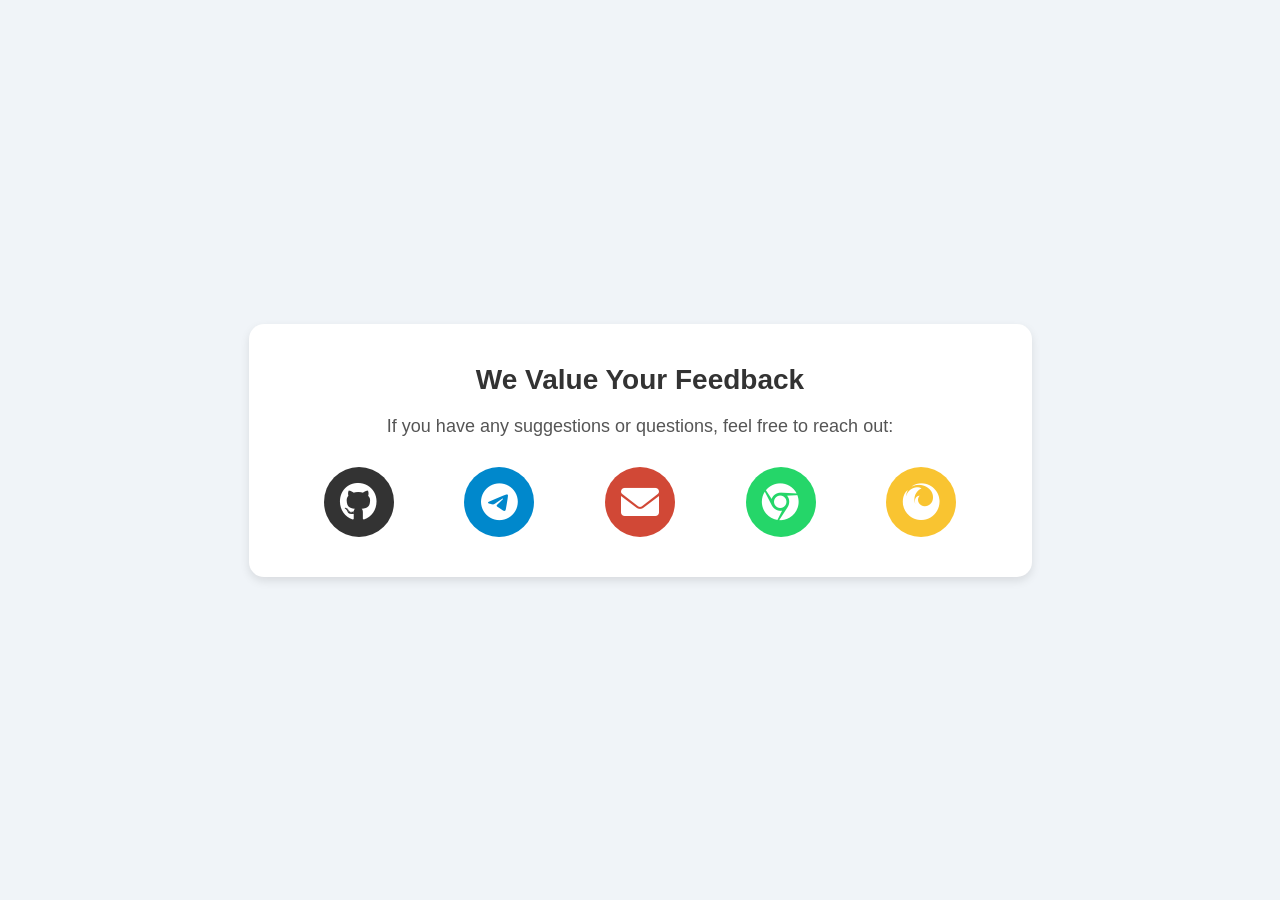
<file: feedback.html>
<!DOCTYPE html>
<html lang="en">

<head>
    <meta charset="UTF-8">
    <meta name="viewport" content="width=device-width, initial-scale=1.0">
    <title>Feedback - MaterialYouNewTab</title>
    <link href="https://cdnjs.cloudflare.com/ajax/libs/font-awesome/6.0.0-beta3/css/all.min.css" rel="stylesheet">
    <style>
        body, h1, .feedback-message {
            margin: 0;
            padding: 0;
        }

        body {
            font-family: Arial, sans-serif;
            background-color: #f0f4f8;
            display: flex;
            justify-content: center;
            align-items: center;
            height: 100vh;
            color: #333;
        }

        .container {
            background-color: #fff;
            padding: 40px;
            border-radius: 15px;
            box-shadow: 0 4px 10px rgba(0, 0, 0, 0.1);
            text-align: center;
            max-width: 703px;
            width: 100%;
        }

        h1 {
            font-size: 28px;
            margin-bottom: 20px;
        }

        .feedback-message {
            font-size: 18px;
            color: #555;
            margin-bottom: 30px;
        }

        .contact-info {
            display: flex;
            justify-content: space-around;
            align-items: center;
            flex-wrap: wrap;
        }

        .contact-info a {
            color: #fff;
            text-decoration: none;
            width: 70px;
            height: 70px;
            display: flex;
            justify-content: center;
            align-items: center;
            border-radius: 50%;
            font-size: 38px;
            transition: transform 0.3s ease;
        }

        .contact-info a:hover {
            transform: scale(1.1);
        }

        .github { background-color: #333; }
        .telegram { background-color: #0088cc; }
        .email { background-color: #d14836; }
        .chrome { background-color: #25d669; }
        .firefox { background-color: #f9c431; }

        @media (max-width: 600px) {
            .contact-info a {
                font-size: 30px;
                width: 60px;
                height: 60px;
                margin: 20px;
            }
        }

        @media (prefers-color-scheme: dark) {
            body { background-color: #181818; color: #f0f4f8; }
            .container { background-color: #2a2a2a; box-shadow: 0 4px 10px rgba(0, 0, 0, 0.3); }
            .github { background-color: #1d1d1d; }
            h1, .feedback-message { color: #f0f4f8; }
        }
    </style>
</head>

<body>
    <div class="container">
        <h1>We Value Your Feedback</h1>
        <div class="feedback-message">
            <p>If you have any suggestions or questions, feel free to reach out:</p>
        </div>
        <div class="contact-info">
            <a href="https://github.com/XengShi" target="_blank" class="github"><i class="fab fa-github"></i></a>
            <a href="https://t.me/xengshi" target="_blank" class="telegram"><i class="fab fa-telegram-plane"></i></a>
            <a href="mailto:xengshi@duck.com" target="_blank" class="email"><i class="fas fa-envelope"></i></a>
            <a href="https://chromewebstore.google.com/detail/material-you-newtab/glloabhodjfmeoccmdngmhkpmdlakfbn/reviews" target="_blank" class="chrome"><i class="fab fa-chrome"></i></a>
            <a href="https://addons.mozilla.org/en-US/firefox/addon/material-you-newtab/reviews/" target="_blank" class="firefox"><i class="fab fa-firefox"></i></a>
        </div>
    </div>
</body>

</html>
</file>
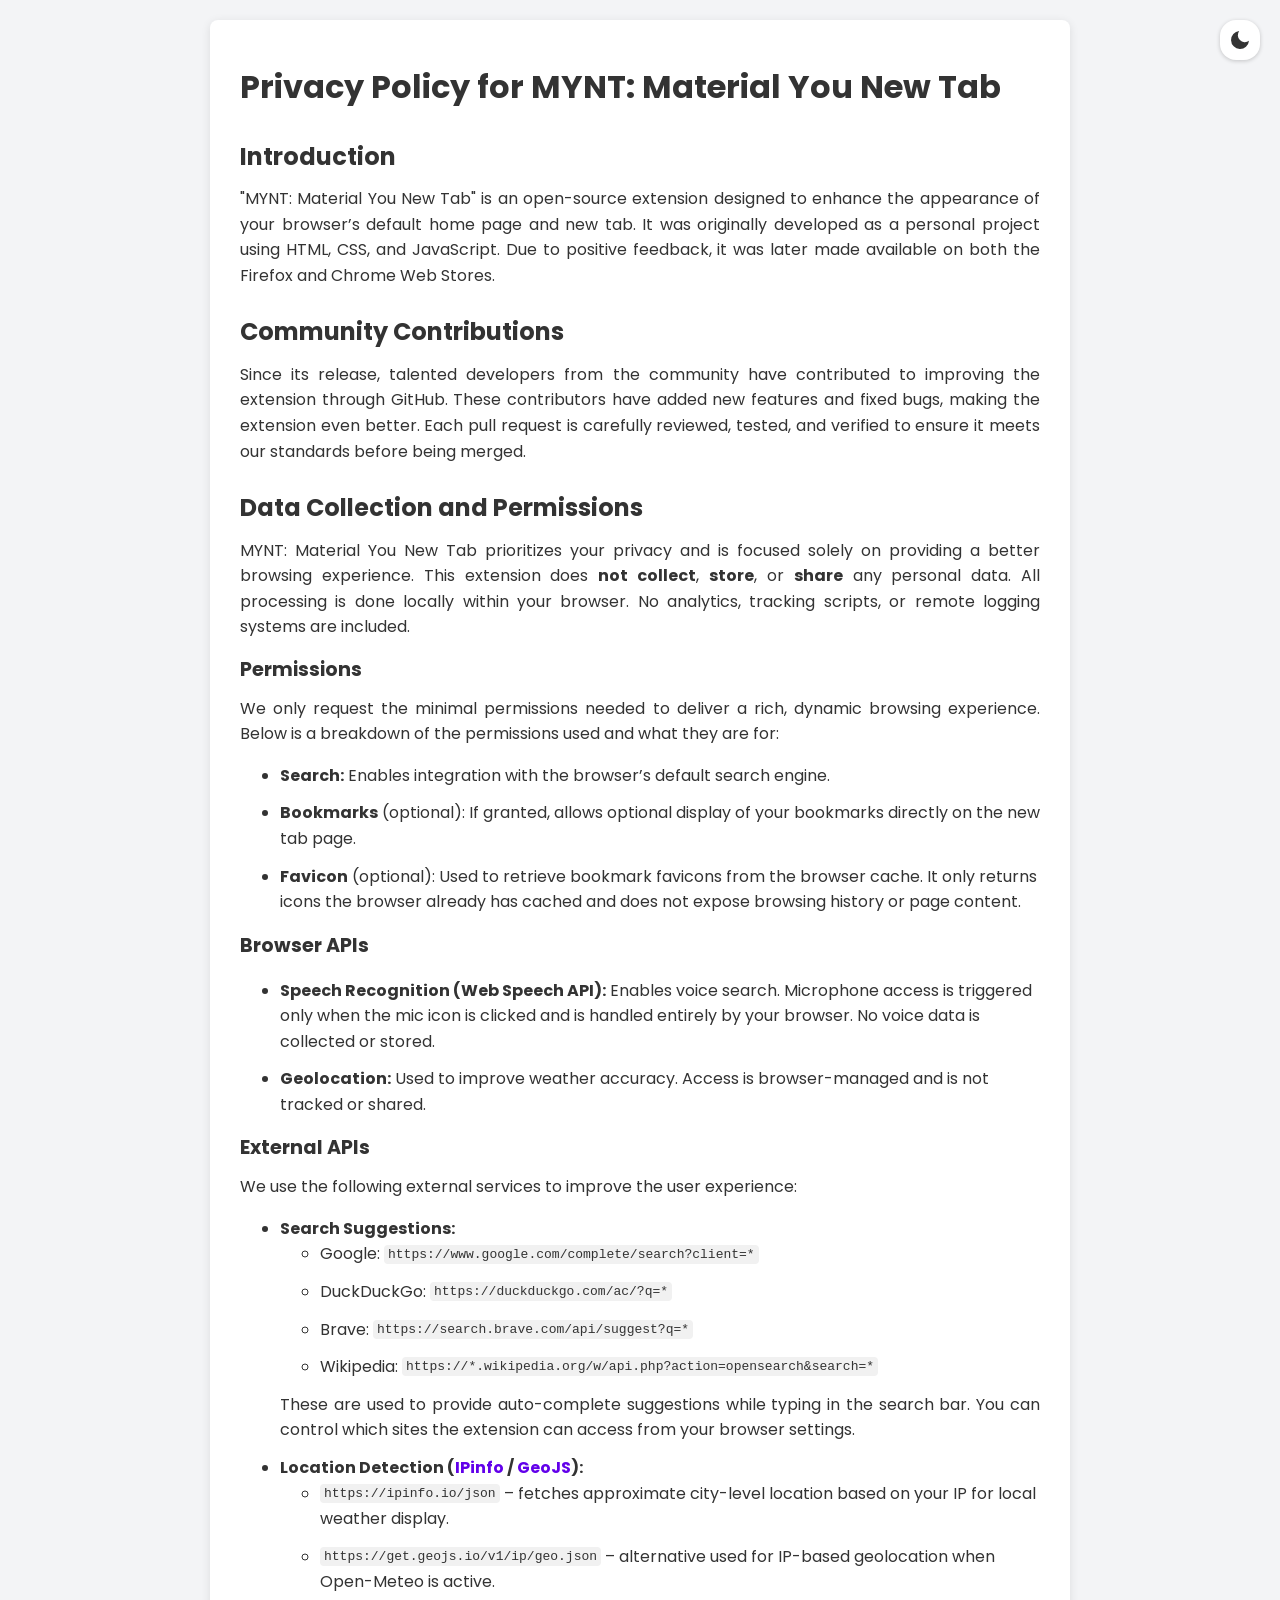
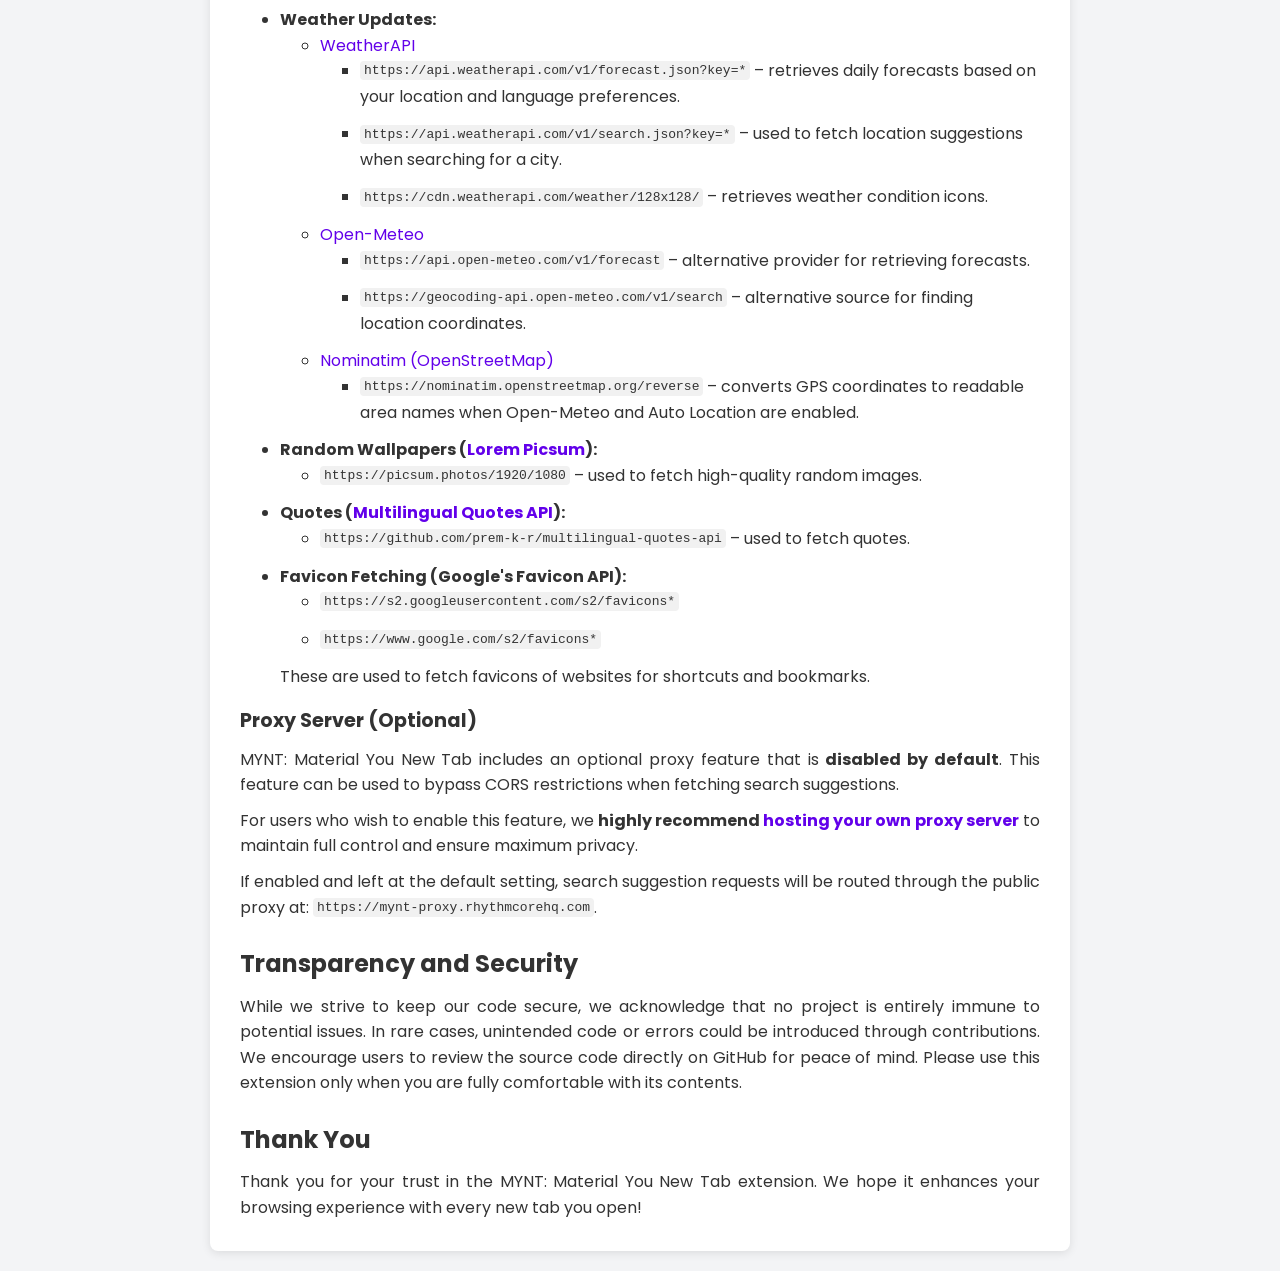
<file: privacy-policy.html>
<!DOCTYPE html>
<html lang="en">

<head>
    <meta charset="UTF-8">
    <meta name="viewport" content="width=device-width, initial-scale=1.0">
    <title>Privacy Policy for MYNT</title>
    <link href="favicon/icon128.png" rel="icon">
    <link href="https://fonts.googleapis.com/css2?family=Poppins:wght@400;600&display=swap" rel="stylesheet">
    <style>
        body {
            font-family: 'Poppins', sans-serif;
            background-color: #f3f4f6;
            color: #333;
            margin: 0;
            padding: 20px;
            line-height: 1.6;
            transition: background 0.3s, color 0.3s;
        }

        .container {
            max-width: 800px;
            margin: auto;
            background: white;
            padding: 20px 30px;
            border-radius: 8px;
            box-shadow: 0 2px 10px rgba(0, 0, 0, 0.1);
            transition: background 0.3s, color 0.3s;
        }

        h1 {
            font-size: 2rem;
            margin-bottom: 10px;
        }

        h2 {
            font-size: 1.5rem;
            margin-top: 25px;
            margin-bottom: 10px;
        }

        h3 {
            font-size: 1.2rem;
            margin-top: 15px;
            margin-bottom: 5px;
        }

        p {
            margin: 10px 0;
            text-align: justify;
        }

        li {
            margin-bottom: 12px;
        }

        a {
            color: #6200ea;
            text-decoration: none;
        }

        a:hover {
            text-decoration: underline;
        }

        code {
            word-break: break-word;
            white-space: pre-wrap;
            overflow-wrap: anywhere;
            background-color: #f1f1f1;
            padding: 2px 4px;
            border-radius: 4px;
            max-width: 100%;
            vertical-align: middle;
        }

        /* Dark mode styles */
        body.dark-mode {
            background-color: #181a20;
            color: #e0e0e0;
        }

        .container.dark-mode {
            background: #23262f;
            color: #e0e0e0;
            box-shadow: 0 2px 10px rgba(0, 0, 0, 0.4);
        }

        body.dark-mode a {
            color: #bb86fc;
        }

        body.dark-mode code {
            background-color: #23262f;
            color: #bb86fc;
        }

        .dark-mode-toggle {
            position: absolute;
            top: 20px;
            right: 20px;
            background: #fff;
            color: #333;
            border: none;
            border-radius: 16px;
            padding: 8px;
            display: inline-flex;
            align-items: center;
            justify-content: center;
            font-size: 1rem;
            cursor: pointer;
            box-shadow: 0 1px 4px rgba(0, 0, 0, 0.2);
            transition: background 0.3s, color 0.3s;
            z-index: 10;
        }

        .dark-mode-toggle:hover svg {
            transform: scale(1.02);
        }

        body.dark-mode .dark-mode-toggle {
            background: #23262f;
            color: #e0e0e0;
            border: 1px solid #444;
        }
    </style>
</head>

<body>

    <button class="dark-mode-toggle" id="darkModeToggle">
        <svg width="24" height="24" viewBox="0 0 24 24" xmlns="http://www.w3.org/2000/svg">
            <path id="iconPath" d="" fill="currentColor" />
        </svg>
    </button>

    <div class="container" id="mainContainer">
        <h1>Privacy Policy for MYNT: Material You New Tab</h1>

        <h2>Introduction</h2>
        <p>"MYNT: Material You New Tab" is an open-source extension designed to enhance the appearance of your browser’s
            default home page and new tab. It was originally developed as a personal project using HTML, CSS, and
            JavaScript. Due to positive feedback, it was later made available on both the Firefox and Chrome Web Stores.
        </p>

        <h2>Community Contributions</h2>
        <p>Since its release, talented developers from the community have contributed to improving the extension through
            GitHub. These contributors have added new features and fixed bugs, making the extension even better. Each
            pull request is carefully reviewed, tested, and verified to ensure it meets our standards before being
            merged.
        </p>

        <h2>Data Collection and Permissions</h2>
        <p>MYNT: Material You New Tab prioritizes your privacy and is focused solely on providing a better browsing
            experience. This extension does <strong>not collect</strong>, <strong>store</strong>, or
            <strong>share</strong> any personal data. All processing is done locally within your browser. No analytics,
            tracking scripts, or remote logging systems are included.
        </p>

        <h3>Permissions</h3>
        <p> We only request the minimal permissions needed to deliver a rich, dynamic browsing experience. Below is a
            breakdown of the permissions used and what they are for:</p>

        <ul>
            <li><strong>Search:</strong> Enables integration with the browser’s default search engine.</li>
            <li><strong>Bookmarks</strong> (optional): If granted, allows optional display of your bookmarks directly on
                the new tab page.</li>
            <li><strong>Favicon</strong> (optional): Used to retrieve bookmark favicons from the browser cache. It only
                returns icons the browser already has cached and does not expose browsing history or page content.</li>
        </ul>

        <h3>Browser APIs</h3>
        <ul>
            <li><strong>Speech Recognition (Web Speech API):</strong> Enables voice search. Microphone access is
                triggered only when the mic icon is clicked and is handled entirely by your browser. No voice data is
                collected or stored.</li>
            <li><strong>Geolocation:</strong> Used to improve weather accuracy. Access is browser-managed and is not
                tracked or shared.</li>
        </ul>

        <h3>External APIs</h3>
        <p>We use the following external services to improve the user experience:</p>
        <ul>
            <li><strong>Search Suggestions:</strong>
                <ul>
                    <li>Google: <code>https://www.google.com/complete/search?client=*</code></li>
                    <li>DuckDuckGo: <code>https://duckduckgo.com/ac/?q=*</code></li>
                    <li>Brave: <code>https://search.brave.com/api/suggest?q=*</code></li>
                    <li>Wikipedia: <code>https://*.wikipedia.org/w/api.php?action=opensearch&search=*</code></li>
                </ul>
                <p>These are used to provide auto-complete suggestions while typing in the search bar. You can control
                    which sites the extension can access from your browser settings.</p>
            </li>

            <li><strong>Location Detection (<a href="https://ipinfo.io/" target="_blank">IPinfo</a> / <a
                        href="https://geojs.io/" target="_blank">GeoJS</a>):</strong>
                <ul>
                    <li><code>https://ipinfo.io/json</code> – fetches approximate city-level location based on your IP
                        for local weather display.</li>
                    <li><code>https://get.geojs.io/v1/ip/geo.json</code> – alternative used for IP-based geolocation
                        when Open-Meteo is active.</li>
                </ul>
            </li>

            <li><strong>Weather Updates:</strong>
                <ul>
                    <li><a href="https://www.weatherapi.com/" target="_blank">WeatherAPI</a>
                        <ul>
                            <li><code>https://api.weatherapi.com/v1/forecast.json?key=*</code> – retrieves daily
                                forecasts based
                                on your location and language preferences.</li>
                            <li><code>https://api.weatherapi.com/v1/search.json?key=*</code> – used to fetch location
                                suggestions when searching for a city.</li>
                            <li><code>https://cdn.weatherapi.com/weather/128x128/</code> – retrieves weather condition
                                icons.</li>
                        </ul>
                    </li>
                    <li><a href="https://open-meteo.com/" target="_blank">Open-Meteo</a>
                        <ul>
                            <li><code>https://api.open-meteo.com/v1/forecast</code> – alternative provider for
                                retrieving forecasts.</li>
                            <li><code>https://geocoding-api.open-meteo.com/v1/search</code> – alternative source for
                                finding location coordinates.</li>
                        </ul>
                    </li>
                    <li><a href="https://nominatim.org/" target="_blank">Nominatim (OpenStreetMap)</a>
                        <ul>
                            <li><code>https://nominatim.openstreetmap.org/reverse</code> – converts GPS coordinates to
                                readable area names when Open-Meteo and Auto Location are enabled.</li>
                        </ul>
                    </li>
                </ul>
            </li>

            <li><strong>Random Wallpapers (<a href="https://picsum.photos/" target="_blank">Lorem Picsum</a>):</strong>
                <ul>
                    <li><code>https://picsum.photos/1920/1080</code> – used to fetch high-quality random images.</li>
                </ul>
            </li>

            <li><strong>Quotes (<a href="https://github.com/prem-k-r/multilingual-quotes-api"
                        target="_blank">Multilingual Quotes API</a>):</strong>
                <ul>
                    <li><code>https://github.com/prem-k-r/multilingual-quotes-api</code> – used to fetch quotes.
                    </li>
                </ul>
            </li>

            <li><strong>Favicon Fetching (Google's Favicon API):</strong>
                <ul>
                    <li><code>https://s2.googleusercontent.com/s2/favicons*</code></li>
                    <li><code>https://www.google.com/s2/favicons*</code></li>
                </ul>
                These are used to fetch favicons of websites for shortcuts and bookmarks.
            </li>
        </ul>

        <h3>Proxy Server (Optional)</h3>
        <p>
            MYNT: Material You New Tab includes an optional proxy feature that is <strong>disabled by default</strong>.
            This feature can be used to bypass CORS restrictions when fetching search suggestions.
        </p>
        <p>
            For users who wish to enable this feature, we <strong>highly recommend <a
                    href="https://github.com/Minuga-RC/MYNT-CORS-Bypass-Proxy" target="_blank">hosting your own
                    proxy server</a></strong> to maintain full control and ensure maximum privacy.
        </p>
        <p>
            If enabled and left at the default setting, search suggestion requests will be routed through the public
            proxy at: <code>https://mynt-proxy.rhythmcorehq.com</code>.
        </p>

        <h2>Transparency and Security</h2>
        <p>While we strive to keep our code secure, we acknowledge that no project is entirely immune to potential
            issues. In rare cases, unintended code or errors could be introduced through contributions. We encourage
            users to review the source code directly on GitHub for peace of mind. Please use this extension only when
            you are fully comfortable with its contents.</p>

        <h2>Thank You</h2>
        <p>Thank you for your trust in the MYNT: Material You New Tab extension. We hope it enhances your browsing
            experience with every new tab you open!</p>

    </div>


    <script>
        // Dark mode toggle logic
        const toggleBtn = document.getElementById('darkModeToggle');
        const container = document.getElementById('mainContainer');
        const iconPath = document.getElementById('iconPath');
        let isDark = localStorage.getItem('mynt-dark-mode');

        // SVG paths
        const moonPath = "M21 12.79A9 9 0 1 1 11.21 3 7 7 0 0 0 21 12.79z";
        const sunPath = "M11 4V1h2v3zm0 19v-3h2v3zm9-10v-2h3v2zM1 13v-2h3v2zm17.7-6.3l-1.4-1.4l1.75-1.8l1.45 1.45zM4.95 20.5L3.5 19.05l1.8-1.75l1.4 1.4zm14.1 0l-1.75-1.8l1.4-1.4l1.8 1.75zM5.3 6.7L3.5 4.95L4.95 3.5L6.7 5.3zM12 18q-2.5 0-4.25-1.75T6 12t1.75-4.25T12 6t4.25 1.75T18 12t-1.75 4.25T12 18";

        function setDarkMode(isDark) {
            document.body.classList.toggle('dark-mode', isDark);
            container.classList.toggle('dark-mode', isDark);
            iconPath.setAttribute('d', isDark ? sunPath : moonPath);
            localStorage.setItem('mynt-dark-mode', isDark);
        }

        // Determine initial state
        if (isDark === null) {
            isDark = window.matchMedia('(prefers-color-scheme: dark)').matches;
        } else {
            isDark = isDark === 'true';
        }

        setDarkMode(isDark);

        toggleBtn.addEventListener('click', () => {
            const newDarkState = !document.body.classList.contains('dark-mode');
            setDarkMode(newDarkState);
        });
    </script>
</body>

</html>
</file>
